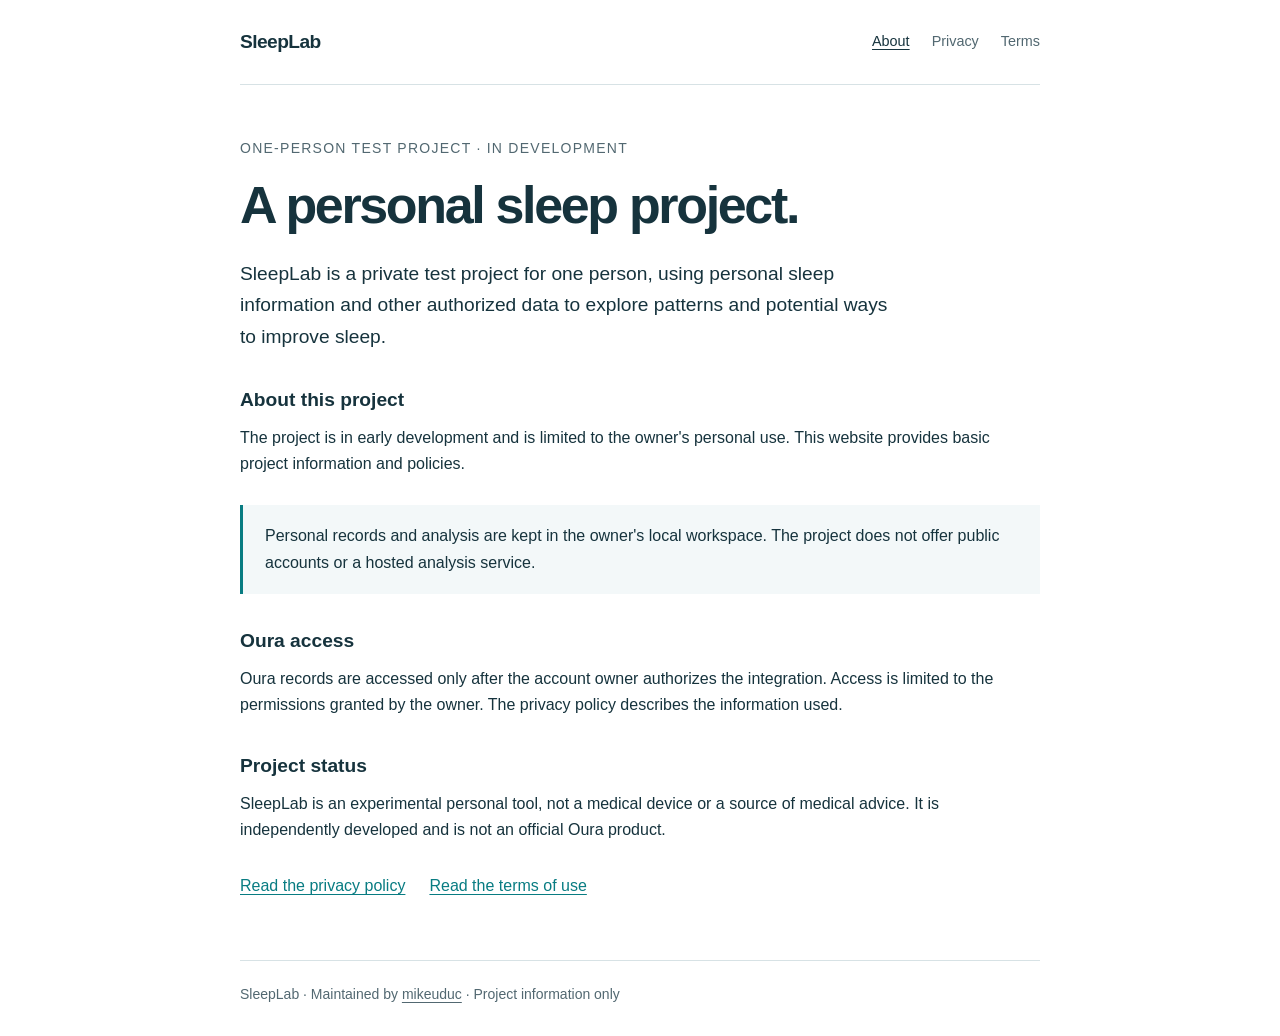
<file: index.html>
<!doctype html>
<html lang="en">
<head>
  <meta charset="utf-8">
  <meta name="viewport" content="width=device-width, initial-scale=1">
  <meta name="description" content="SleepLab is a private test project for one person, exploring personal sleep information.">
  <meta name="robots" content="noindex, nofollow">
  <meta name="referrer" content="no-referrer">
  <title>SleepLab — Project information</title>
  <link rel="stylesheet" href="styles.css">
</head>
<body>
  <a class="skip" href="#main">Skip to content</a>
  <header>
    <a class="brand" href="./">SleepLab</a>
    <nav aria-label="Main navigation"><a href="./" aria-current="page">About</a><a href="privacy/">Privacy</a><a href="terms/">Terms</a></nav>
  </header>
  <main id="main">
    <p class="eyebrow">One-person test project · In development</p>
    <h1>A personal sleep project.</h1>
    <p class="lead">SleepLab is a private test project for one person, using personal sleep information and other authorized data to explore patterns and potential ways to improve sleep.</p>
    <h2>About this project</h2>
    <p>The project is in early development and is limited to the owner's personal use. This website provides basic project information and policies.</p>
    <div class="notice"><p>Personal records and analysis are kept in the owner's local workspace. The project does not offer public accounts or a hosted analysis service.</p></div>
    <h2>Oura access</h2>
    <p>Oura records are accessed only after the account owner authorizes the integration. Access is limited to the permissions granted by the owner. The privacy policy describes the information used.</p>
    <h2>Project status</h2>
    <p>SleepLab is an experimental personal tool, not a medical device or a source of medical advice. It is independently developed and is not an official Oura product.</p>
    <div class="links"><a href="privacy/">Read the privacy policy</a><a href="terms/">Read the terms of use</a></div>
  </main>
  <footer>SleepLab · Maintained by <a href="https://github.com/mikeuduc">mikeuduc</a> · Project information only</footer>
</body>
</html>
</file>
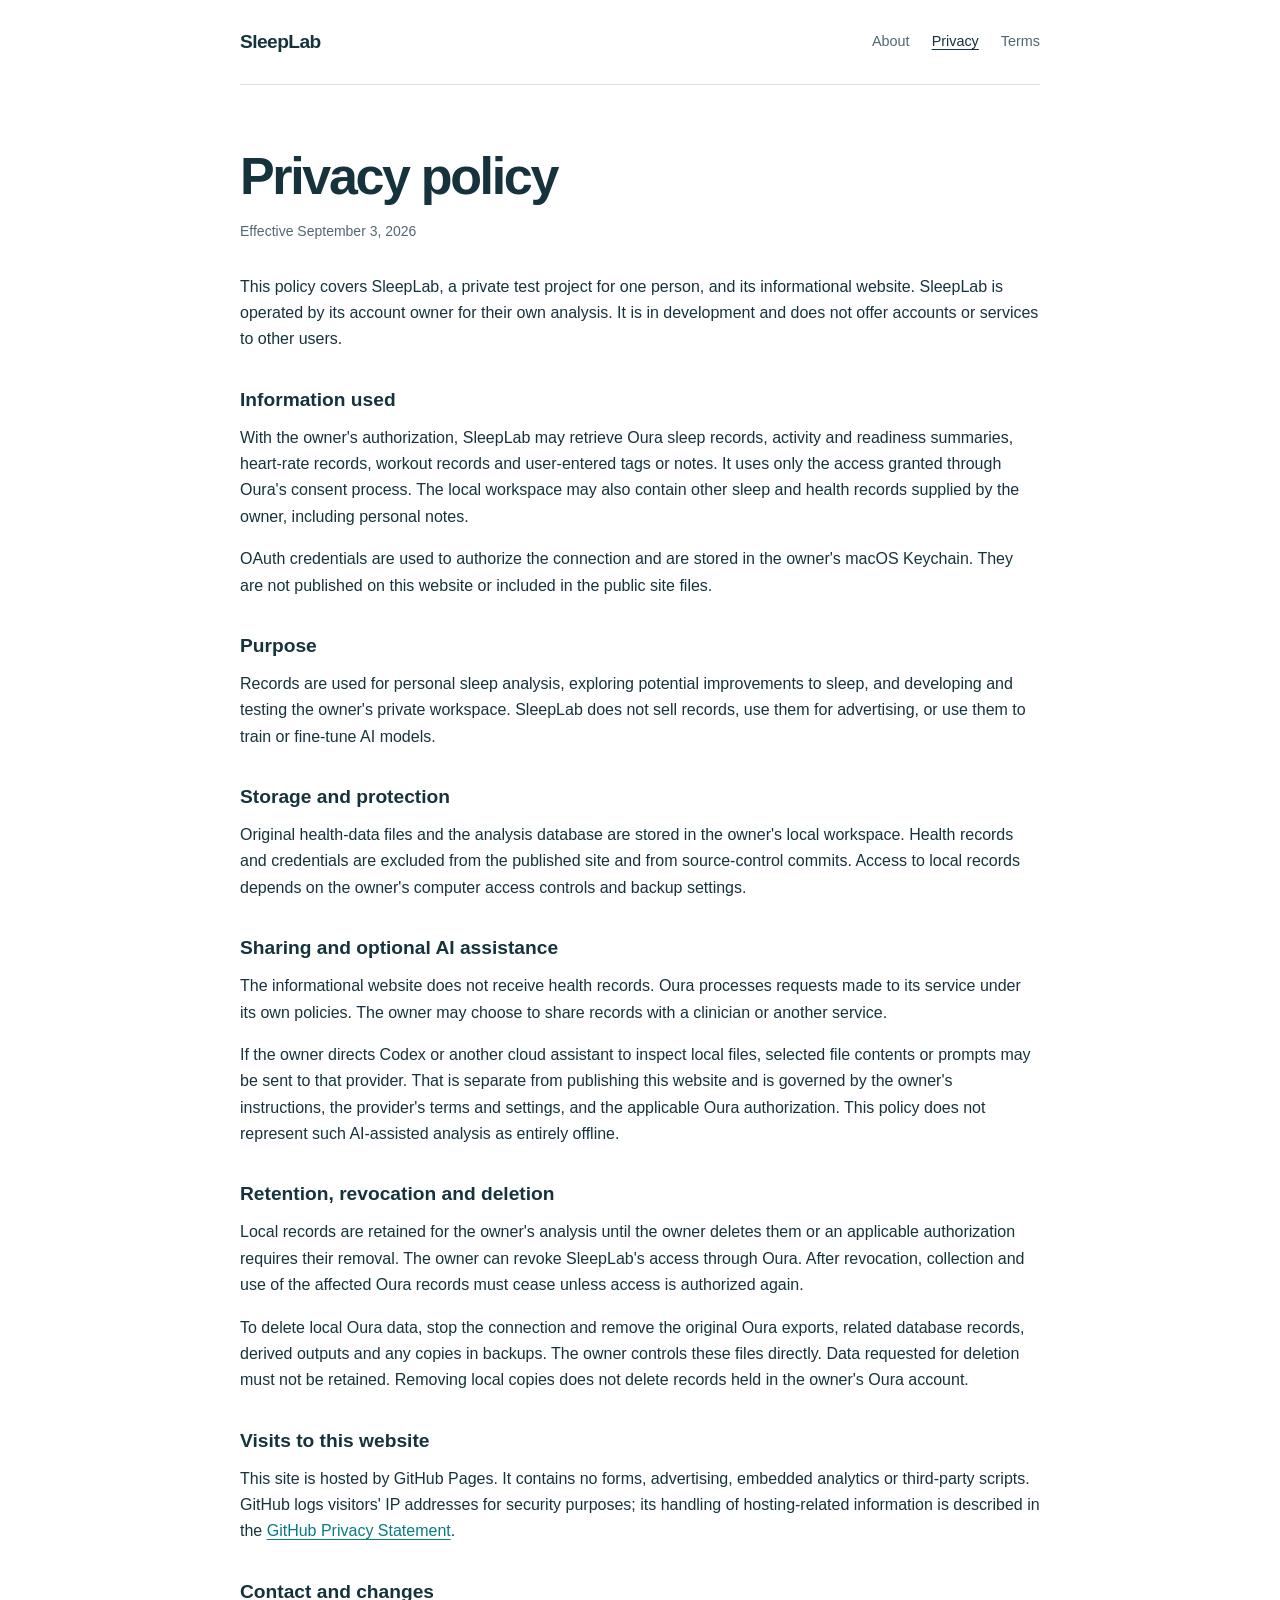
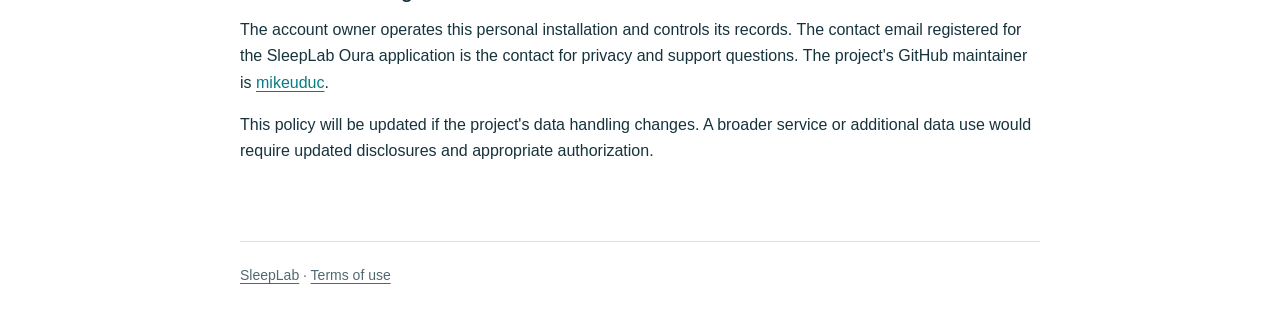
<file: privacy/index.html>
<!doctype html>
<html lang="en">
<head>
  <meta charset="utf-8">
  <meta name="viewport" content="width=device-width, initial-scale=1">
  <meta name="description" content="How the personal SleepLab project handles sleep records and website visits.">
  <meta name="robots" content="noindex, nofollow">
  <meta name="referrer" content="no-referrer">
  <title>Privacy policy — SleepLab</title>
  <link rel="stylesheet" href="../styles.css">
</head>
<body>
  <a class="skip" href="#main">Skip to content</a>
  <header>
    <a class="brand" href="../">SleepLab</a>
    <nav aria-label="Main navigation"><a href="../">About</a><a href="./" aria-current="page">Privacy</a><a href="../terms/">Terms</a></nav>
  </header>
  <main id="main">
    <h1>Privacy policy</h1>
    <p class="date">Effective September 3, 2026</p>
    <p>This policy covers SleepLab, a private test project for one person, and its informational website. SleepLab is operated by its account owner for their own analysis. It is in development and does not offer accounts or services to other users.</p>
    <h2>Information used</h2>
    <p>With the owner's authorization, SleepLab may retrieve Oura sleep records, activity and readiness summaries, heart-rate records, workout records and user-entered tags or notes. It uses only the access granted through Oura's consent process. The local workspace may also contain other sleep and health records supplied by the owner, including personal notes.</p>
    <p>OAuth credentials are used to authorize the connection and are stored in the owner's macOS Keychain. They are not published on this website or included in the public site files.</p>
    <h2>Purpose</h2>
    <p>Records are used for personal sleep analysis, exploring potential improvements to sleep, and developing and testing the owner's private workspace. SleepLab does not sell records, use them for advertising, or use them to train or fine-tune AI models.</p>
    <h2>Storage and protection</h2>
    <p>Original health-data files and the analysis database are stored in the owner's local workspace. Health records and credentials are excluded from the published site and from source-control commits. Access to local records depends on the owner's computer access controls and backup settings.</p>
    <h2>Sharing and optional AI assistance</h2>
    <p>The informational website does not receive health records. Oura processes requests made to its service under its own policies. The owner may choose to share records with a clinician or another service.</p>
    <p>If the owner directs Codex or another cloud assistant to inspect local files, selected file contents or prompts may be sent to that provider. That is separate from publishing this website and is governed by the owner's instructions, the provider's terms and settings, and the applicable Oura authorization. This policy does not represent such AI-assisted analysis as entirely offline.</p>
    <h2>Retention, revocation and deletion</h2>
    <p>Local records are retained for the owner's analysis until the owner deletes them or an applicable authorization requires their removal. The owner can revoke SleepLab's access through Oura. After revocation, collection and use of the affected Oura records must cease unless access is authorized again.</p>
    <p>To delete local Oura data, stop the connection and remove the original Oura exports, related database records, derived outputs and any copies in backups. The owner controls these files directly. Data requested for deletion must not be retained. Removing local copies does not delete records held in the owner's Oura account.</p>
    <h2>Visits to this website</h2>
    <p>This site is hosted by GitHub Pages. It contains no forms, advertising, embedded analytics or third-party scripts. GitHub logs visitors' IP addresses for security purposes; its handling of hosting-related information is described in the <a href="https://docs.github.com/en/site-policy/privacy-policies/github-general-privacy-statement">GitHub Privacy Statement</a>.</p>
    <h2>Contact and changes</h2>
    <p>The account owner operates this personal installation and controls its records. The contact email registered for the SleepLab Oura application is the contact for privacy and support questions. The project's GitHub maintainer is <a href="https://github.com/mikeuduc">mikeuduc</a>.</p>
    <p>This policy will be updated if the project's data handling changes. A broader service or additional data use would require updated disclosures and appropriate authorization.</p>
  </main>
  <footer><a href="../">SleepLab</a> · <a href="../terms/">Terms of use</a></footer>
</body>
</html>
</file>
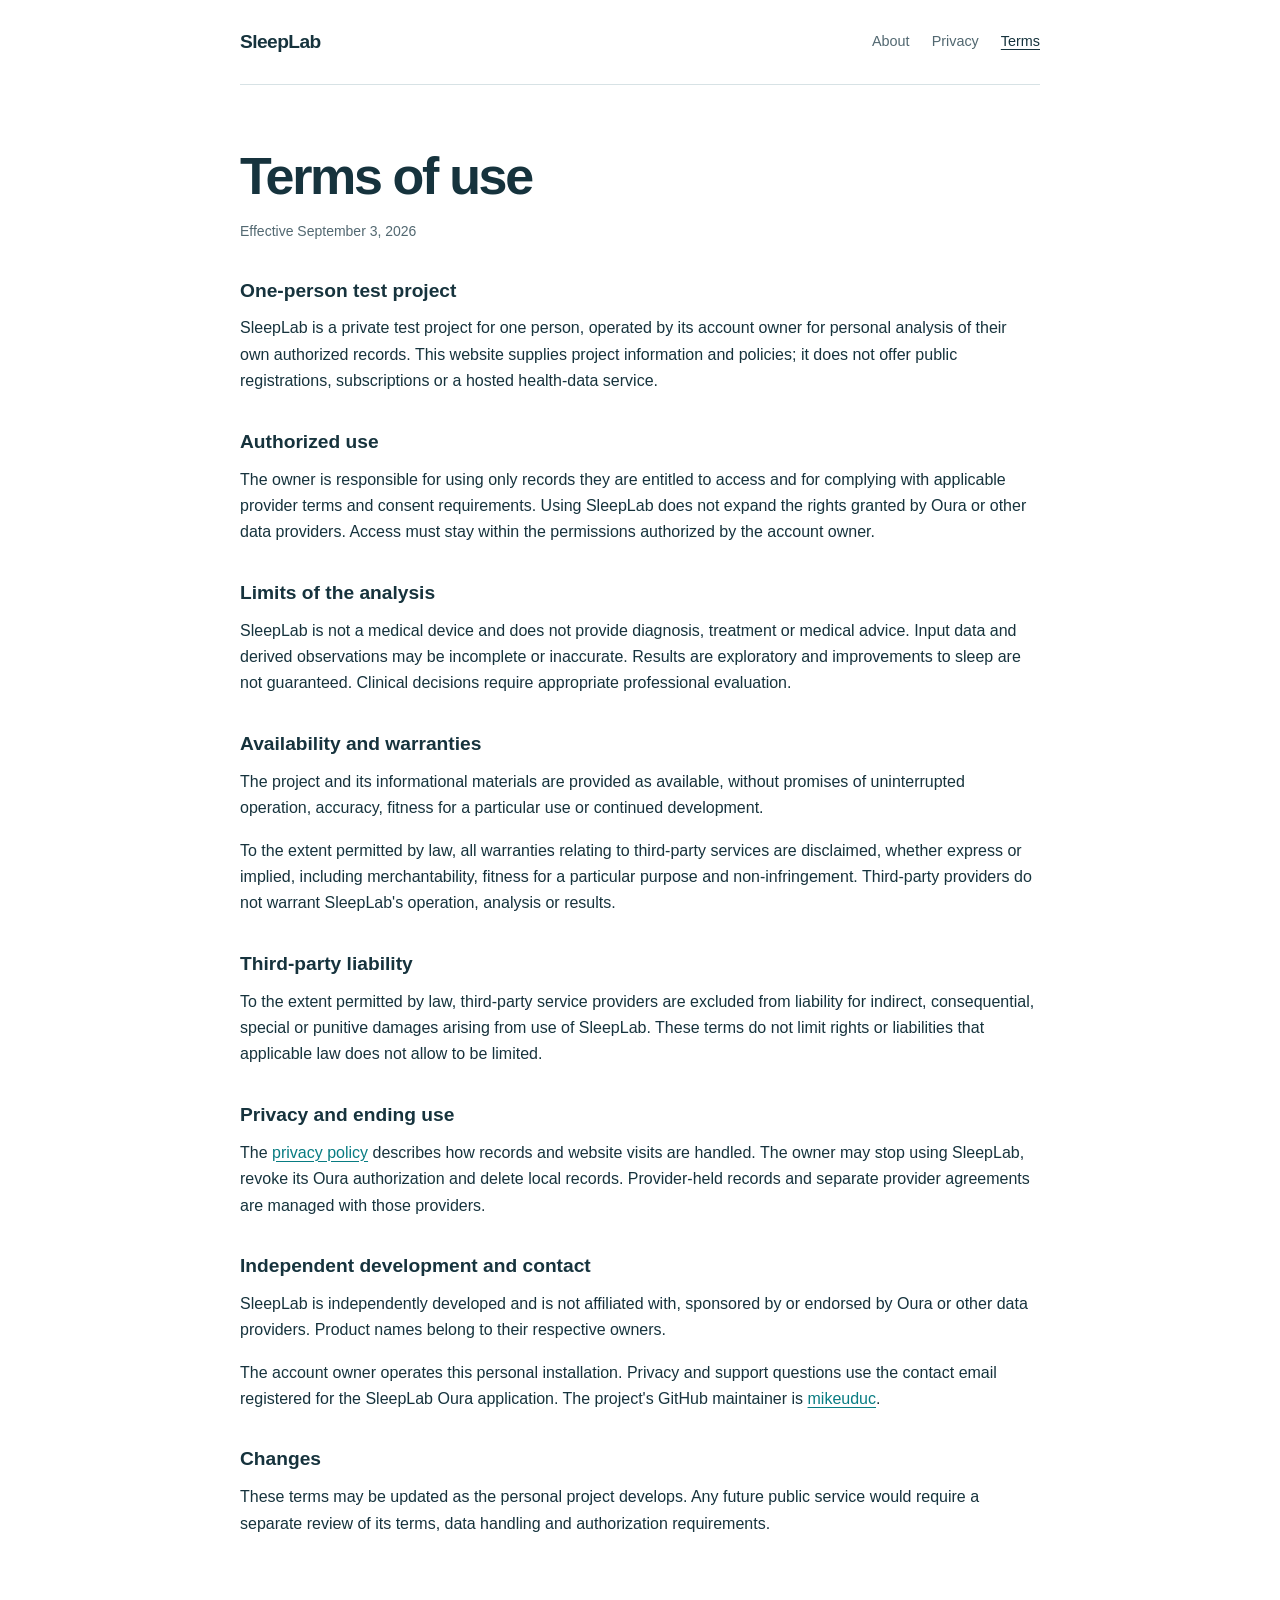
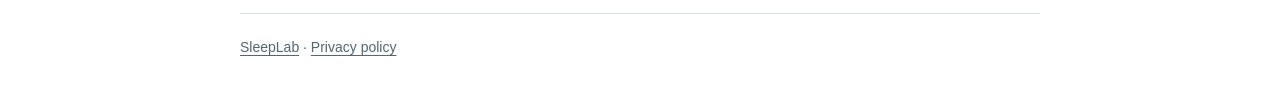
<file: terms/index.html>
<!doctype html>
<html lang="en">
<head>
  <meta charset="utf-8">
  <meta name="viewport" content="width=device-width, initial-scale=1">
  <meta name="description" content="Terms for SleepLab, a private sleep test project for one person.">
  <meta name="robots" content="noindex, nofollow">
  <meta name="referrer" content="no-referrer">
  <title>Terms of use — SleepLab</title>
  <link rel="stylesheet" href="../styles.css">
</head>
<body>
  <a class="skip" href="#main">Skip to content</a>
  <header>
    <a class="brand" href="../">SleepLab</a>
    <nav aria-label="Main navigation"><a href="../">About</a><a href="../privacy/">Privacy</a><a href="./" aria-current="page">Terms</a></nav>
  </header>
  <main id="main">
    <h1>Terms of use</h1>
    <p class="date">Effective September 3, 2026</p>
    <h2>One-person test project</h2>
    <p>SleepLab is a private test project for one person, operated by its account owner for personal analysis of their own authorized records. This website supplies project information and policies; it does not offer public registrations, subscriptions or a hosted health-data service.</p>
    <h2>Authorized use</h2>
    <p>The owner is responsible for using only records they are entitled to access and for complying with applicable provider terms and consent requirements. Using SleepLab does not expand the rights granted by Oura or other data providers. Access must stay within the permissions authorized by the account owner.</p>
    <h2>Limits of the analysis</h2>
    <p>SleepLab is not a medical device and does not provide diagnosis, treatment or medical advice. Input data and derived observations may be incomplete or inaccurate. Results are exploratory and improvements to sleep are not guaranteed. Clinical decisions require appropriate professional evaluation.</p>
    <h2>Availability and warranties</h2>
    <p>The project and its informational materials are provided as available, without promises of uninterrupted operation, accuracy, fitness for a particular use or continued development.</p>
    <p>To the extent permitted by law, all warranties relating to third-party services are disclaimed, whether express or implied, including merchantability, fitness for a particular purpose and non-infringement. Third-party providers do not warrant SleepLab's operation, analysis or results.</p>
    <h2>Third-party liability</h2>
    <p>To the extent permitted by law, third-party service providers are excluded from liability for indirect, consequential, special or punitive damages arising from use of SleepLab. These terms do not limit rights or liabilities that applicable law does not allow to be limited.</p>
    <h2>Privacy and ending use</h2>
    <p>The <a href="../privacy/">privacy policy</a> describes how records and website visits are handled. The owner may stop using SleepLab, revoke its Oura authorization and delete local records. Provider-held records and separate provider agreements are managed with those providers.</p>
    <h2>Independent development and contact</h2>
    <p>SleepLab is independently developed and is not affiliated with, sponsored by or endorsed by Oura or other data providers. Product names belong to their respective owners.</p>
    <p>The account owner operates this personal installation. Privacy and support questions use the contact email registered for the SleepLab Oura application. The project's GitHub maintainer is <a href="https://github.com/mikeuduc">mikeuduc</a>.</p>
    <h2>Changes</h2>
    <p>These terms may be updated as the personal project develops. Any future public service would require a separate review of its terms, data handling and authorization requirements.</p>
  </main>
  <footer><a href="../">SleepLab</a> · <a href="../privacy/">Privacy policy</a></footer>
</body>
</html>
</file>
<file: styles.css>
:root{color-scheme:light;--ink:#16333d;--muted:#526871;--accent:#087c82;--line:#d7e2e5;--paper:#fff;--wash:#f3f8f9;font-family:-apple-system,BlinkMacSystemFont,"Segoe UI",sans-serif;background:var(--paper);color:var(--ink);line-height:1.65}
*{box-sizing:border-box}body{margin:0}a{color:var(--accent);text-underline-offset:.2em}a:hover{text-decoration-thickness:2px}a:focus-visible{outline:3px solid var(--accent);outline-offset:5px}header,main,footer{width:min(100% - 40px,800px);margin:auto}header{display:flex;justify-content:space-between;align-items:center;gap:18px;flex-wrap:wrap;padding:26px 0;border-bottom:1px solid var(--line)}.brand{color:var(--ink);font-size:1.2rem;font-weight:650;text-decoration:none;letter-spacing:-.03em}nav{display:flex;flex-wrap:wrap;gap:10px 22px;font-size:.9rem}nav a{color:var(--muted);text-decoration:none}nav a[aria-current=page]{color:var(--ink);text-decoration:underline}main{padding:52px 0 60px;min-height:65vh}h1{font-size:clamp(2rem,7vw,3.25rem);line-height:1.15;font-weight:600;letter-spacing:-.045em;margin:10px 0 22px}h2{font-size:1.2rem;line-height:1.35;font-weight:600;margin:34px 0 12px}p,li{font-size:1rem}p{margin:0 0 16px}.lead{font-size:1.2rem;line-height:1.65;max-width:650px}.eyebrow,.date{font-size:.875rem;color:var(--muted)}.eyebrow{letter-spacing:.09em;text-transform:uppercase}.date{margin-top:-8px;margin-bottom:30px}ul{padding-left:24px}li{margin:8px 0}.notice{background:var(--wash);border-left:3px solid var(--accent);padding:18px 22px;margin:28px 0}.notice p:last-child{margin:0}.links{display:flex;flex-wrap:wrap;gap:12px 24px;margin-top:30px}footer{border-top:1px solid var(--line);padding:22px 0 30px;color:var(--muted);font-size:.875rem}footer a{color:inherit}.skip{position:absolute;left:16px;top:-100px;padding:8px 16px;background:var(--paper)}.skip:focus{top:10px}@media(max-width:480px){header,main,footer{width:calc(100% - 32px)}header{padding:20px 0}main{padding:32px 0 40px}.lead{font-size:1.1rem}nav{gap:12px 18px}}
</file>
